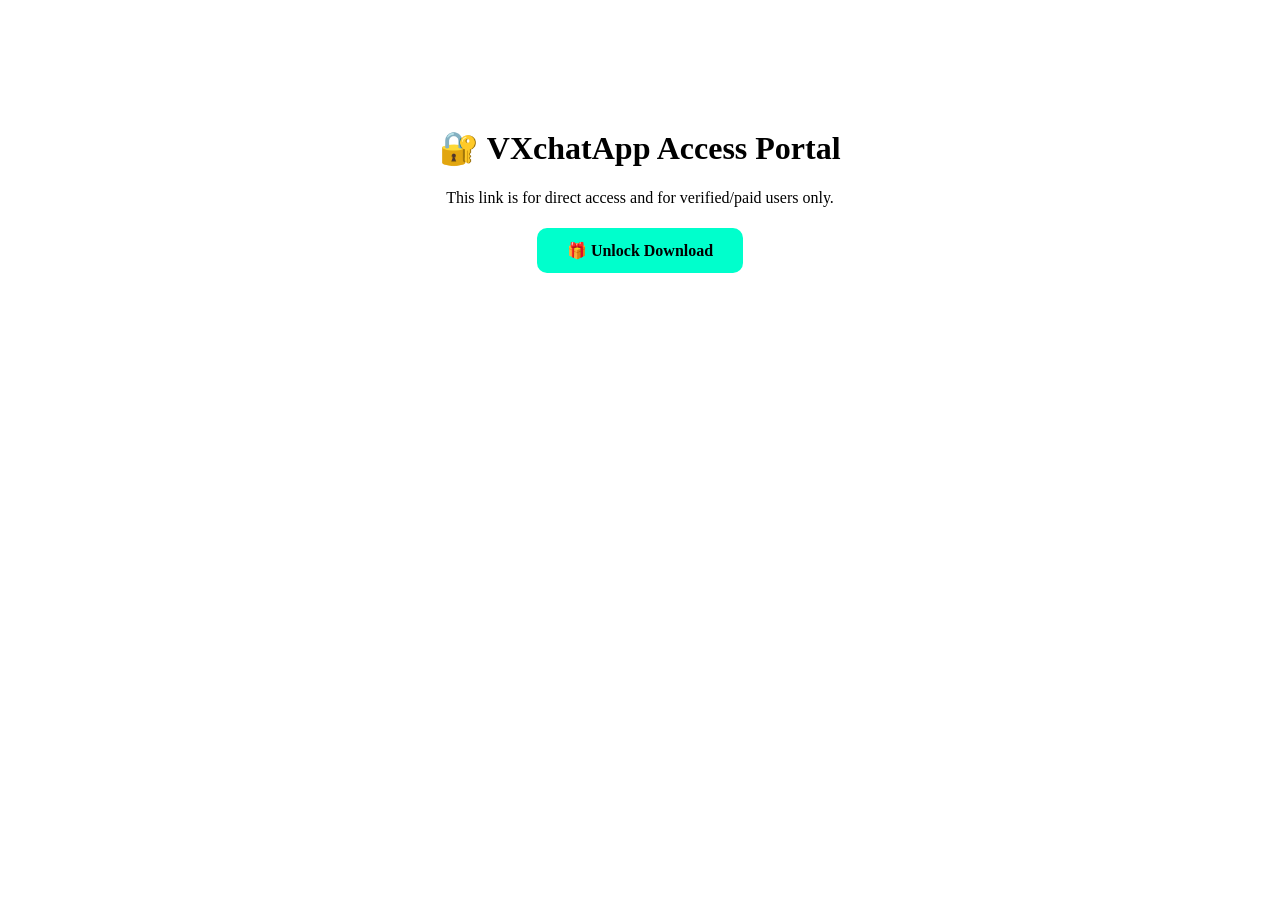
<file: unlock-page/index.html>
<!DOCTYPE html>
<html lang="en">
<head>
  <meta charset="UTF-8" />
  <meta name="viewport" content="width=device-width, initial-scale=1.0"/>
  <title>VXchatApp Unlock Portal</title>
  <style>
    body {
      text-align: center;
      padding: 100px 20px;
    }
    a {
      background: #00ffcc;
      color: #000;
      padding: 14px 30px;
      font-weight: bold;
      text-decoration: none;
      border-radius: 10px;
      transition: all 0.3s;
    }
    a:hover {
      background: #fff;
      color: #111;
    }
  </style>
</head>
<body>
  <h1>🔐 VXchatApp Access Portal</h1>
  <p>This link is for direct access and for verified/paid users only.</p>
  <br>
  <a href="https://drive.google.com/file/d/12-h0Z_34jubaLMaylXBO2n_p4XynzOsI/view?usp=sharing" target="_blank">
    🎁 Unlock Download
  </a>
</body>
</html>
</file>
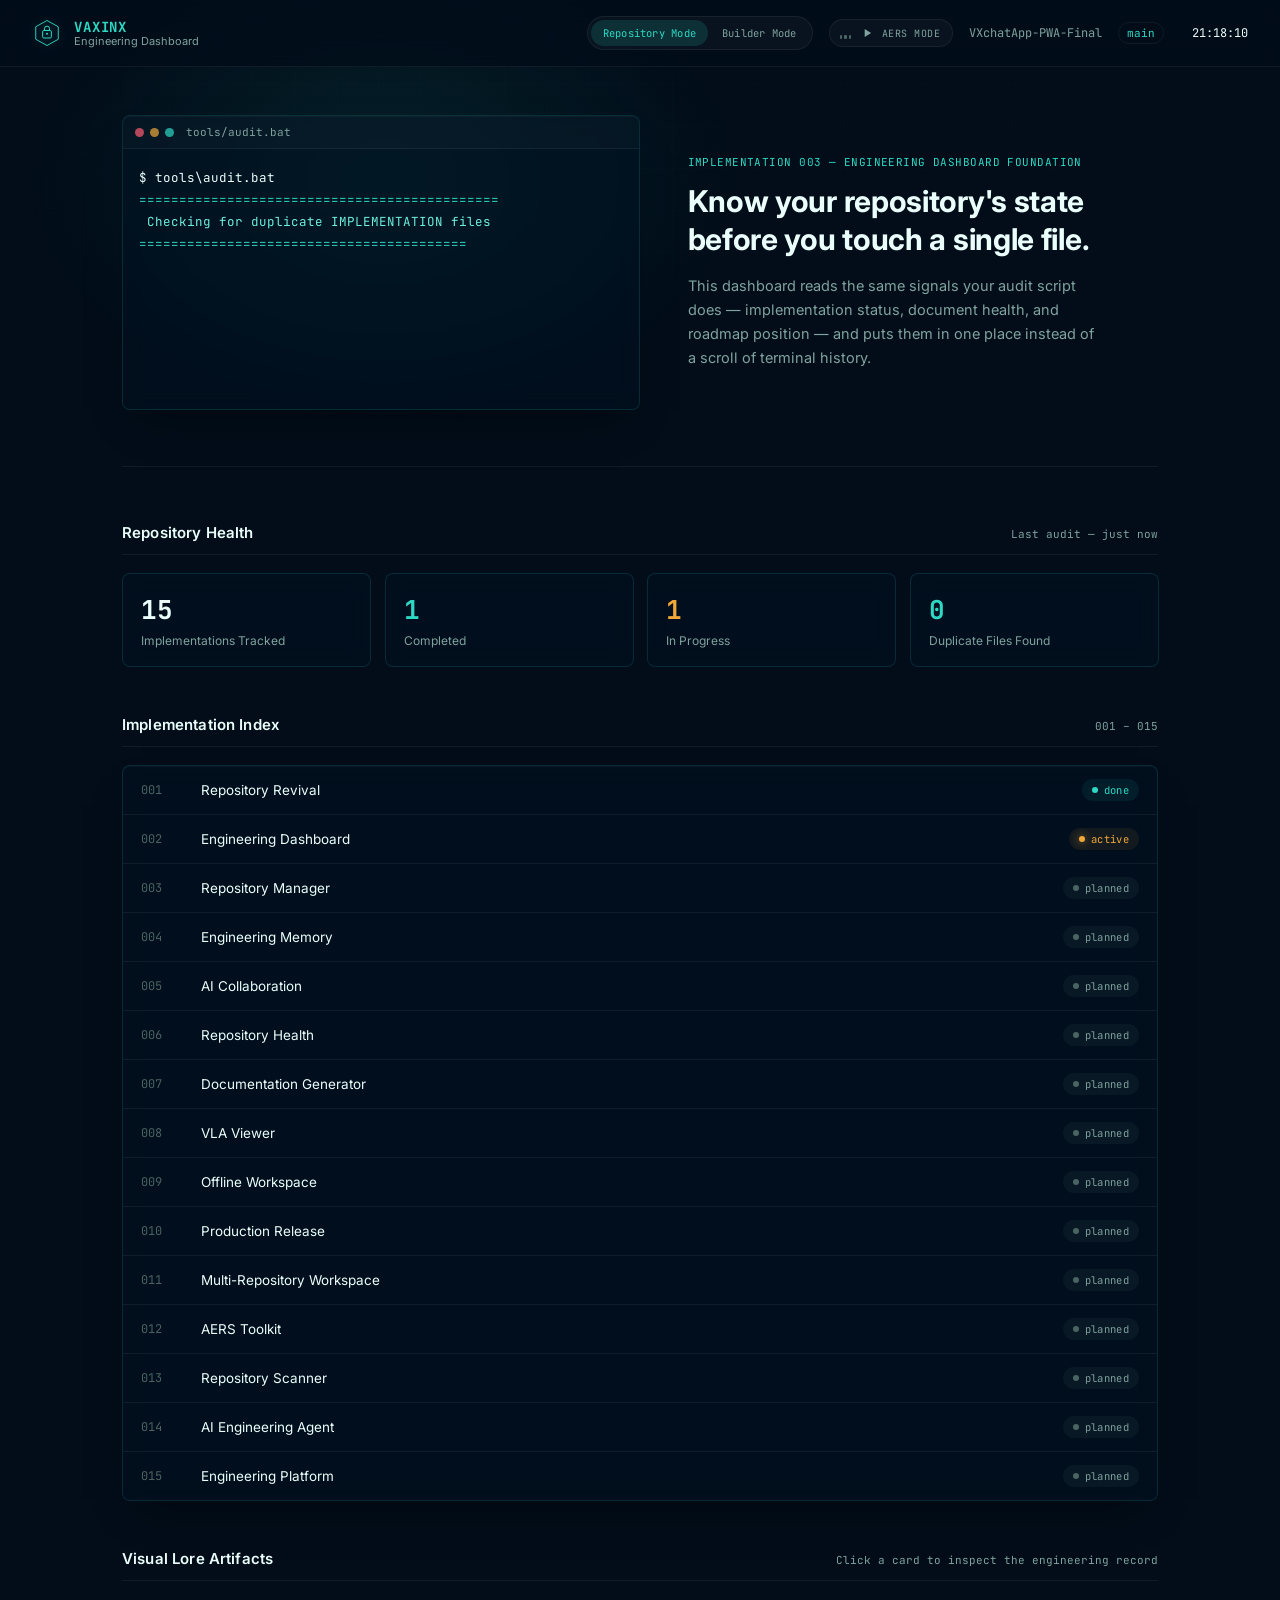
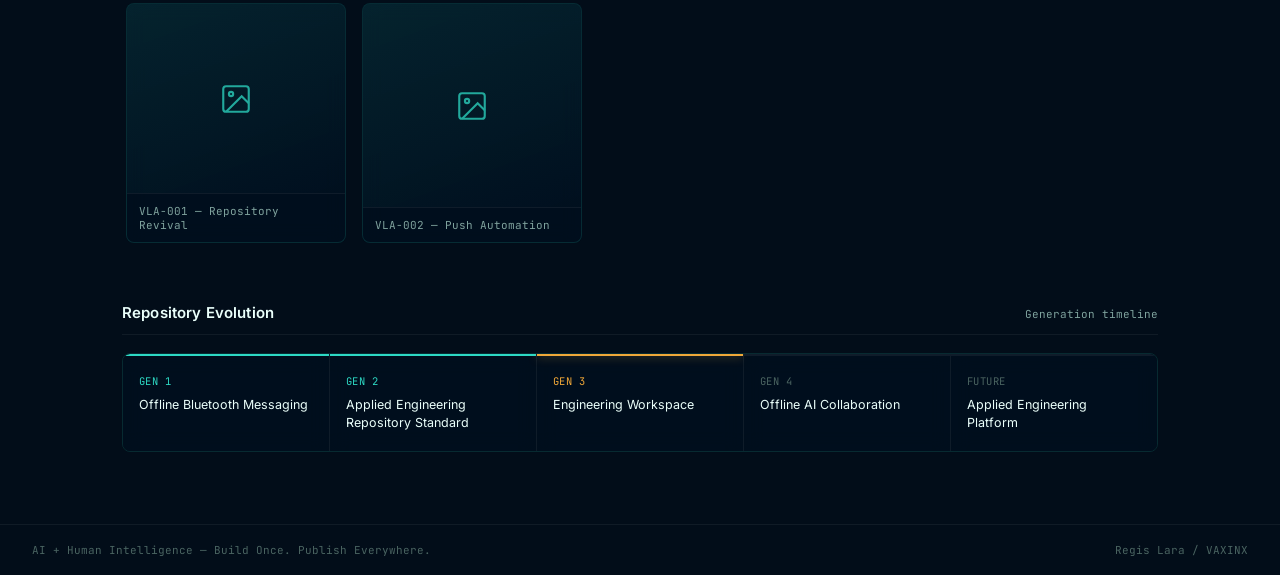
<file: frontend/dashboard/index.html>
<!DOCTYPE html>
<html lang="en">
<head>
<meta charset="UTF-8">
<meta name="viewport" content="width=device-width, initial-scale=1.0">
<title>VAXINX — Engineering Dashboard</title>
<link rel="preconnect" href="https://fonts.googleapis.com">
<link rel="preconnect" href="https://fonts.gstatic.com" crossorigin>
<link href="https://fonts.googleapis.com/css2?family=JetBrains+Mono:wght@400;500;700&family=Inter:wght@400;500;600;700&display=swap" rel="stylesheet">
<link rel="stylesheet" href="style.css">
</head>
<body data-mode="repository">

  <!-- Ambient background layers -->
  <div class="bg-mesh" aria-hidden="true"></div>
  <div class="bg-grid" aria-hidden="true"></div>

  <header class="topbar">
    <div class="brand">
      <svg class="brand-mark" viewBox="0 0 48 48" fill="none" xmlns="http://www.w3.org/2000/svg" aria-hidden="true">
        <path d="M24 4 L42 14 V34 L24 44 L6 34 V14 Z" stroke="var(--teal-core)" stroke-width="1.5"/>
        <rect x="17" y="20" width="14" height="12" rx="2" stroke="var(--teal-core)" stroke-width="1.6"/>
        <path d="M20 20v-3a4 4 0 0 1 8 0v3" stroke="var(--teal-core)" stroke-width="1.6" fill="none"/>
        <circle cx="24" cy="25" r="1.6" fill="var(--teal-core)"/>
      </svg>
      <div class="brand-text">
        <span class="brand-name">VAXINX</span>
        <span class="brand-sub">Engineering Dashboard</span>
      </div>
    </div>

    <div class="topbar-right">
      <div class="mode-switch" role="group" aria-label="Dashboard mode">
        <button class="mode-btn is-active" data-mode-btn="repository" aria-pressed="true">Repository Mode</button>
        <button class="mode-btn" data-mode-btn="builder" aria-pressed="false">Builder Mode</button>
      </div>
      <button class="audio-btn" id="audioBtn" type="button" aria-pressed="false" aria-label="Play AERS Mode soundtrack">
        <span class="audio-bars" aria-hidden="true">
          <span></span><span></span><span></span>
        </span>
        <span class="audio-icon" aria-hidden="true">
          <svg class="icon-play" viewBox="0 0 24 24" fill="currentColor"><path d="M8 5v14l11-7z"/></svg>
          <svg class="icon-pause" viewBox="0 0 24 24" fill="currentColor"><path d="M6 5h4v14H6zM14 5h4v14h-4z"/></svg>
        </span>
        <span class="audio-label">AERS MODE</span>
      </button>
      <span class="repo-name">VXchatApp-PWA-Final</span>
      <span class="branch-pill">main</span>
      <time class="clock" id="clock" aria-live="off">--:--:--</time>
    </div>
  </header>

  <main>

    <!-- HERO: live terminal boot sequence -->
    <section class="hero" aria-label="Live repository audit">
      <div class="terminal card-glass" id="terminalCard">
        <div class="terminal-chrome">
          <span class="dot dot-r"></span><span class="dot dot-y"></span><span class="dot dot-g"></span>
          <span class="terminal-title">tools/audit.bat</span>
        </div>
        <pre class="terminal-body" id="terminalBody" aria-live="polite"></pre>
      </div>
      <div class="hero-copy">
        <p class="eyebrow">Implementation 003 — Engineering Dashboard Foundation</p>
        <h1>Know your repository's state<br>before you touch a single file.</h1>
        <p class="hero-lede">This dashboard reads the same signals your audit script does — implementation status, document health, and roadmap position — and puts them in one place instead of a scroll of terminal history.</p>
      </div>
    </section>

    <!-- REPO HEALTH -->
    <section class="panel" aria-labelledby="health-heading">
      <div class="panel-head">
        <h2 id="health-heading">Repository Health</h2>
        <span class="panel-meta" id="lastAudit">Last audit — just now</span>
      </div>
      <div class="stat-grid" id="statGrid"></div>
    </section>

    <!-- IMPLEMENTATION INDEX -->
    <section class="panel" aria-labelledby="impl-heading">
      <div class="panel-head">
        <h2 id="impl-heading">Implementation Index</h2>
        <span class="panel-meta">001 – 015</span>
      </div>
      <ol class="impl-list card-glass" id="implList"></ol>
    </section>

    <!-- VLA GALLERY -->
    <section class="panel" aria-labelledby="vla-heading">
      <div class="panel-head">
        <h2 id="vla-heading">Visual Lore Artifacts</h2>
        <span class="panel-meta">Click a card to inspect the engineering record</span>
      </div>
      <div class="vla-strip" id="vlaStrip"></div>
    </section>

    <!-- ROADMAP -->
    <section class="panel panel-roadmap" aria-labelledby="roadmap-heading">
      <div class="panel-head">
        <h2 id="roadmap-heading">Repository Evolution</h2>
        <span class="panel-meta">Generation timeline</span>
      </div>
      <div class="timeline" id="timeline">
        <div class="timeline-node done">
          <span class="node-label">Gen 1</span>
          <span class="node-title">Offline Bluetooth Messaging</span>
        </div>
        <div class="timeline-node done">
          <span class="node-label">Gen 2</span>
          <span class="node-title">Applied Engineering Repository Standard</span>
        </div>
        <div class="timeline-node active">
          <span class="node-label">Gen 3</span>
          <span class="node-title">Engineering Workspace</span>
        </div>
        <div class="timeline-node">
          <span class="node-label">Gen 4</span>
          <span class="node-title">Offline AI Collaboration</span>
        </div>
        <div class="timeline-node">
          <span class="node-label">Future</span>
          <span class="node-title">Applied Engineering Platform</span>
        </div>
      </div>
    </section>

  </main>

  <footer class="foot">
    <span>AI + Human Intelligence — Build Once. Publish Everywhere.</span>
    <span>Regis Lara / VAXINX</span>
  </footer>

  <!-- Builder Mode ambient audio. Using the local copy next to index.html to avoid relative-path breakage. -->
  <audio id="builderAudio" src="AERS_MODE.mp3" loop preload="none"></audio>

<script src="script.js"></script>
</body>
</html>
</file>
<file: frontend/dashboard/style.css>
/* ============================================================
   VAXINX ENGINEERING DASHBOARD — style.css
   Implementation 003 — Premium pass (Visual Engineering Guide)
   ============================================================ */

:root {
  /* Preferred palette — never pure black */
  --rich-black: #020D19;
  --deep-navy: #011222;
  --midnight-green: #0D1F1E;
  --charcoal: #171717;

  --bg-void: var(--rich-black);
  --bg-panel: rgba(1, 18, 34, 0.55);
  --bg-panel-solid: var(--deep-navy);
  --bg-panel-raised: rgba(13, 31, 30, 0.7);
  --line: rgba(45, 217, 196, 0.14);
  --line-soft: rgba(255, 255, 255, 0.06);

  --teal-core: #2dd9c4;
  --teal-glow: #6ef0de;
  --amber-progress: #f0a839;
  --coral-alert: #ff5d73;

  --text-bright: #eafffb;
  --text-dim: #7fa39e;
  --text-faint: #4a6461;

  --font-mono: 'JetBrains Mono', 'Consolas', monospace;
  --font-body: 'Inter', -apple-system, sans-serif;

  --radius: 8px;
  --ease: cubic-bezier(0.16, 1, 0.3, 1);
}

* { box-sizing: border-box; }

html, body {
  margin: 0;
  padding: 0;
  background: var(--bg-void);
  color: var(--text-bright);
  font-family: var(--font-body);
}

body {
  min-height: 100vh;
  display: flex;
  flex-direction: column;
  position: relative;
  overflow-x: hidden;
  transition: background 0.6s var(--ease);
}

:focus-visible {
  outline: 2px solid var(--teal-core);
  outline-offset: 2px;
}

/* ---------- Ambient background: gradient mesh ---------- */

.bg-mesh {
  position: fixed;
  inset: 0;
  z-index: 0;
  pointer-events: none;
  background:
    radial-gradient(600px 400px at 15% 10%, rgba(45, 217, 196, 0.10), transparent 60%),
    radial-gradient(700px 500px at 85% 25%, rgba(240, 168, 57, 0.06), transparent 60%),
    radial-gradient(800px 600px at 50% 90%, rgba(45, 217, 196, 0.06), transparent 60%);
  background-size: 200% 200%;
  animation: meshDrift 30s ease-in-out infinite alternate;
}

@keyframes meshDrift {
  0%   { background-position: 0% 0%, 100% 0%, 50% 100%; }
  100% { background-position: 10% 15%, 85% 20%, 60% 85%; }
}

/* ---------- Ambient background: engineering grid ---------- */

.bg-grid {
  position: fixed;
  inset: 0;
  z-index: 0;
  pointer-events: none;
  opacity: 0.35;
  background-image:
    linear-gradient(rgba(45, 217, 196, 0.05) 1px, transparent 1px),
    linear-gradient(90deg, rgba(45, 217, 196, 0.05) 1px, transparent 1px);
  background-size: 42px 42px;
  mask-image: radial-gradient(ellipse 80% 60% at 50% 0%, black 40%, transparent 90%);
  animation: gridPan 60s linear infinite;
}

@keyframes gridPan {
  from { background-position: 0 0, 0 0; }
  to   { background-position: 420px 0, 0 420px; }
}

/* Builder Mode intensifies the ambient field */
body[data-mode="builder"] .bg-mesh {
  background:
    radial-gradient(650px 450px at 20% 15%, rgba(45, 217, 196, 0.20), transparent 60%),
    radial-gradient(750px 550px at 80% 30%, rgba(240, 168, 57, 0.12), transparent 60%),
    radial-gradient(850px 650px at 50% 95%, rgba(45, 217, 196, 0.14), transparent 60%);
  animation-duration: 14s;
}
body[data-mode="builder"] .bg-grid { opacity: 0.55; }
body[data-mode="builder"] { background: #010a12; }

/* ---------- Topbar ---------- */

.topbar {
  display: flex;
  align-items: center;
  justify-content: space-between;
  padding: 16px 32px;
  border-bottom: 1px solid var(--line-soft);
  position: sticky;
  top: 0;
  background: rgba(2, 13, 25, 0.72);
  backdrop-filter: blur(14px);
  -webkit-backdrop-filter: blur(14px);
  z-index: 10;
}

.brand { display: flex; align-items: center; gap: 12px; }
.brand-mark { width: 30px; height: 30px; flex-shrink: 0; filter: drop-shadow(0 0 6px rgba(45,217,196,0.35)); }
.brand-text { display: flex; flex-direction: column; line-height: 1.15; }
.brand-name {
  font-family: var(--font-mono);
  font-weight: 700;
  letter-spacing: 0.06em;
  font-size: 14px;
  color: var(--teal-core);
}
.brand-sub { font-size: 11px; color: var(--text-dim); }

.topbar-right { display: flex; align-items: center; gap: 16px; }

/* Mode switch */
.mode-switch {
  display: flex;
  background: rgba(255,255,255,0.03);
  border: 1px solid var(--line-soft);
  border-radius: 999px;
  padding: 3px;
  gap: 2px;
}
.mode-btn {
  font-family: var(--font-mono);
  font-size: 10.5px;
  letter-spacing: 0.02em;
  background: transparent;
  border: none;
  color: var(--text-dim);
  padding: 6px 12px;
  border-radius: 999px;
  cursor: pointer;
  transition: background 0.25s var(--ease), color 0.25s var(--ease);
}
.mode-btn.is-active {
  background: rgba(45, 217, 196, 0.14);
  color: var(--teal-core);
}
.mode-btn:hover:not(.is-active) { color: var(--text-bright); }

.repo-name { font-family: var(--font-mono); font-size: 12px; color: var(--text-dim); }

/* Audio control */
.audio-btn {
  display: flex;
  align-items: center;
  gap: 8px;
  background: rgba(255,255,255,0.03);
  border: 1px solid var(--line-soft);
  border-radius: 999px;
  padding: 6px 12px 6px 10px;
  cursor: pointer;
  transition: border-color 0.25s var(--ease), background 0.25s var(--ease);
}
.audio-btn:hover { border-color: var(--line); }
.audio-btn[aria-pressed="true"] {
  border-color: rgba(45,217,196,0.4);
  background: rgba(45,217,196,0.08);
}

.audio-icon { width: 14px; height: 14px; color: var(--text-dim); display: flex; }
.audio-btn[aria-pressed="true"] .audio-icon { color: var(--teal-core); }
.audio-icon svg { width: 100%; height: 100%; }
.icon-pause { display: none; }
.audio-btn[aria-pressed="true"] .icon-play { display: none; }
.audio-btn[aria-pressed="true"] .icon-pause { display: block; }

.audio-label {
  font-family: var(--font-mono);
  font-size: 10px;
  letter-spacing: 0.05em;
  color: var(--text-dim);
}
.audio-btn[aria-pressed="true"] .audio-label { color: var(--teal-core); }

.audio-bars {
  display: flex;
  align-items: flex-end;
  gap: 2px;
  height: 12px;
  width: 12px;
}
.audio-bars span {
  width: 2.5px;
  background: var(--text-faint);
  border-radius: 1px;
  height: 30%;
  transition: background 0.25s var(--ease);
}
.audio-btn[aria-pressed="true"] .audio-bars span {
  background: var(--teal-core);
  animation: eqBar 0.9s ease-in-out infinite;
}
.audio-bars span:nth-child(1) { animation-delay: 0s; }
.audio-bars span:nth-child(2) { animation-delay: 0.2s; }
.audio-bars span:nth-child(3) { animation-delay: 0.4s; }

@keyframes eqBar {
  0%, 100% { height: 30%; }
  50% { height: 100%; }
}

.branch-pill {
  font-family: var(--font-mono);
  font-size: 11px;
  padding: 3px 8px;
  border: 1px solid var(--line-soft);
  border-radius: 999px;
  color: var(--teal-core);
}
.clock {
  font-family: var(--font-mono);
  font-size: 12px;
  color: var(--text-bright);
  min-width: 68px;
  text-align: right;
}

/* ---------- Layout ---------- */

main {
  max-width: 1100px;
  margin: 0 auto;
  padding: 48px 32px 64px;
  width: 100%;
  flex: 1;
  position: relative;
  z-index: 1;
}

/* ---------- Glass card base ---------- */

.card-glass {
  background: var(--bg-panel);
  border: 1px solid var(--line);
  border-radius: var(--radius);
  backdrop-filter: blur(10px);
  -webkit-backdrop-filter: blur(10px);
  box-shadow: 0 20px 40px -20px rgba(0,0,0,0.5), inset 0 1px 0 rgba(255,255,255,0.03);
}

/* ---------- Hero ---------- */

.hero {
  display: grid;
  grid-template-columns: 1.1fr 1fr;
  gap: 48px;
  align-items: center;
  padding-bottom: 56px;
  margin-bottom: 56px;
  border-bottom: 1px solid var(--line-soft);
}

.terminal {
  overflow: hidden;
  transform-style: preserve-3d;
  transition: transform 0.3s var(--ease), box-shadow 0.3s var(--ease);
  will-change: transform;
}
.terminal.tilt-glow {
  box-shadow: 0 30px 60px -25px rgba(45,217,196,0.25), inset 0 1px 0 rgba(255,255,255,0.05);
}

.terminal-chrome {
  display: flex;
  align-items: center;
  gap: 6px;
  padding: 9px 12px;
  background: rgba(255,255,255,0.02);
  border-bottom: 1px solid var(--line-soft);
}
.dot { width: 9px; height: 9px; border-radius: 50%; display: inline-block; opacity: 0.7; }
.dot-r { background: var(--coral-alert); }
.dot-y { background: var(--amber-progress); }
.dot-g { background: var(--teal-core); }
.terminal-title {
  font-family: var(--font-mono);
  font-size: 11px;
  color: var(--text-dim);
  margin-left: 6px;
}

.terminal-body {
  margin: 0;
  padding: 18px 16px 22px;
  font-family: var(--font-mono);
  font-size: 12.5px;
  line-height: 1.75;
  min-height: 260px;
  white-space: pre-wrap;
  word-break: break-word;
}

.tl-green { color: var(--teal-core); }
.tl-cyan { color: var(--teal-glow); }
.tl-dim { color: var(--text-dim); }
.tl-bright { color: var(--text-bright); }

.tl-summary-pulse {
  display: inline-block;
  animation: summaryPulse 1.4s var(--ease) 1;
}
@keyframes summaryPulse {
  0%   { text-shadow: 0 0 0 rgba(45,217,196,0); }
  30%  { text-shadow: 0 0 18px rgba(45,217,196,0.85); }
  100% { text-shadow: 0 0 0 rgba(45,217,196,0); }
}

.cursor {
  display: inline-block;
  width: 7px;
  height: 13px;
  background: var(--teal-core);
  margin-left: 2px;
  animation: blink 1s steps(1) infinite;
  vertical-align: -2px;
}
@keyframes blink { 50% { opacity: 0; } }

.eyebrow {
  font-family: var(--font-mono);
  font-size: 11px;
  letter-spacing: 0.04em;
  color: var(--teal-core);
  margin: 0 0 14px;
  text-transform: uppercase;
}

.hero-copy h1 {
  font-size: 30px;
  line-height: 1.25;
  margin: 0 0 16px;
  font-weight: 700;
  letter-spacing: -0.01em;
}

.hero-lede {
  font-size: 14.5px;
  line-height: 1.65;
  color: var(--text-dim);
  margin: 0;
  max-width: 46ch;
}

/* ---------- Panels ---------- */

.panel {
  margin-bottom: 48px;
  opacity: 0;
  transform: translateY(18px);
  transition: opacity 0.7s var(--ease), transform 0.7s var(--ease);
}
.panel.in-view { opacity: 1; transform: translateY(0); }

.panel-head {
  display: flex;
  align-items: baseline;
  justify-content: space-between;
  margin-bottom: 18px;
  padding-bottom: 12px;
  border-bottom: 1px solid var(--line-soft);
}

.panel-head h2 {
  font-size: 15px;
  font-weight: 600;
  margin: 0;
  letter-spacing: 0.01em;
}

.panel-meta {
  font-family: var(--font-mono);
  font-size: 11px;
  color: var(--text-dim);
}

/* ---------- Stat grid ---------- */

.stat-grid {
  display: grid;
  grid-template-columns: repeat(4, 1fr);
  gap: 14px;
}

.stat-tile {
  background: var(--bg-panel);
  border: 1px solid var(--line);
  border-radius: var(--radius);
  padding: 18px;
  backdrop-filter: blur(10px);
  transform-style: preserve-3d;
  transition: transform 0.25s var(--ease), box-shadow 0.25s var(--ease);
  will-change: transform;
}
.stat-tile:hover {
  box-shadow: 0 20px 40px -20px rgba(45,217,196,0.3);
}

.stat-value {
  font-family: var(--font-mono);
  font-size: 26px;
  font-weight: 700;
  color: var(--text-bright);
  display: block;
}
.stat-value.good { color: var(--teal-core); }
.stat-value.warn { color: var(--amber-progress); }

.stat-label {
  font-size: 12px;
  color: var(--text-dim);
  margin-top: 6px;
  display: block;
}

/* ---------- Implementation list ---------- */

.impl-list {
  list-style: none;
  margin: 0;
  padding: 0;
  overflow: hidden;
}

.impl-row {
  display: grid;
  grid-template-columns: 44px 1fr auto;
  align-items: center;
  gap: 16px;
  padding: 13px 18px;
  border-bottom: 1px solid var(--line-soft);
  transition: background 0.2s var(--ease), padding-left 0.2s var(--ease);
}
.impl-row:last-child { border-bottom: none; }
.impl-row:hover {
  background: rgba(45, 217, 196, 0.05);
  padding-left: 24px;
}

.impl-num {
  font-family: var(--font-mono);
  font-size: 12px;
  color: var(--text-faint);
}
.impl-name {
  font-size: 13.5px;
  color: var(--text-bright);
}

.status-pill {
  font-family: var(--font-mono);
  font-size: 10.5px;
  letter-spacing: 0.03em;
  padding: 4px 10px;
  border-radius: 999px;
  white-space: nowrap;
  display: inline-flex;
  align-items: center;
  gap: 6px;
}
.status-pill::before { content: ''; width: 6px; height: 6px; border-radius: 50%; display: inline-block; }

.status-done { color: var(--teal-core); background: rgba(45,217,196,0.08); }
.status-done::before { background: var(--teal-core); }
.status-active { color: var(--amber-progress); background: rgba(240,168,57,0.08); }
.status-active::before { background: var(--amber-progress); box-shadow: 0 0 8px rgba(240,168,57,0.7); animation: activePulse 1.6s ease-in-out infinite; }
.status-planned { color: var(--text-dim); background: rgba(109,137,133,0.08); }
.status-planned::before { background: var(--text-faint); }

@keyframes activePulse { 0%,100% { opacity: 1; } 50% { opacity: 0.35; } }

/* ---------- VLA flip cards ---------- */

.vla-strip {
  display: flex;
  gap: 16px;
  overflow-x: auto;
  padding: 4px 4px 12px;
}

.vla-card {
  flex: 0 0 220px;
  height: 240px;
  perspective: 1000px;
  cursor: pointer;
}

.vla-card-inner {
  position: relative;
  width: 100%;
  height: 100%;
  transition: transform 0.6s var(--ease);
  transform-style: preserve-3d;
}
.vla-card.is-flipped .vla-card-inner { transform: rotateY(180deg); }

.vla-face {
  position: absolute;
  inset: 0;
  backface-visibility: hidden;
  border-radius: var(--radius);
  border: 1px solid var(--line);
  background: var(--bg-panel);
  backdrop-filter: blur(10px);
  overflow: hidden;
  display: flex;
  flex-direction: column;
}

.vla-front .vla-thumb {
  flex: 1;
  display: flex;
  align-items: center;
  justify-content: center;
  background: linear-gradient(160deg, rgba(45,217,196,0.10), rgba(1,18,34,0.4));
  color: var(--teal-core);
}
.vla-thumb svg { width: 34px; height: 34px; opacity: 0.75; }

.vla-caption {
  padding: 10px 12px;
  font-family: var(--font-mono);
  font-size: 11px;
  color: var(--text-dim);
  border-top: 1px solid var(--line-soft);
}

.vla-back {
  transform: rotateY(180deg);
  padding: 14px 14px 10px;
  font-size: 10.5px;
  line-height: 1.55;
  color: var(--text-dim);
  gap: 6px;
}
.vla-back dt {
  font-family: var(--font-mono);
  color: var(--teal-core);
  font-size: 9.5px;
  text-transform: uppercase;
  letter-spacing: 0.04em;
  margin-top: 6px;
}
.vla-back dt:first-child { margin-top: 0; }
.vla-back dd {
  margin: 2px 0 0;
  color: var(--text-bright);
}

/* ---------- Roadmap timeline ---------- */

.panel-roadmap { margin-bottom: 8px; }

.timeline {
  display: flex;
  border-radius: var(--radius);
  overflow: hidden;
  border: 1px solid var(--line);
}

.timeline-node {
  flex: 1;
  padding: 20px 16px;
  border-right: 1px solid var(--line-soft);
  background: var(--bg-panel);
  backdrop-filter: blur(10px);
  position: relative;
  opacity: 0;
  transform: translateY(10px);
  transition: opacity 0.5s var(--ease), transform 0.5s var(--ease);
}
.timeline.in-view .timeline-node { opacity: 1; transform: translateY(0); }
.timeline-node:nth-child(1) { transition-delay: 0.05s; }
.timeline-node:nth-child(2) { transition-delay: 0.15s; }
.timeline-node:nth-child(3) { transition-delay: 0.25s; }
.timeline-node:nth-child(4) { transition-delay: 0.35s; }
.timeline-node:nth-child(5) { transition-delay: 0.45s; }
.timeline-node:last-child { border-right: none; }

.timeline-node::after {
  content: '';
  position: absolute;
  top: 0; left: 0; right: 0;
  height: 2px;
  background: var(--line-soft);
}
.timeline-node.done::after { background: var(--teal-core); }
.timeline-node.active::after {
  background: var(--amber-progress);
  box-shadow: 0 0 10px rgba(240,168,57,0.6);
}

.node-label {
  display: block;
  font-family: var(--font-mono);
  font-size: 10.5px;
  color: var(--text-faint);
  margin-bottom: 8px;
  text-transform: uppercase;
  letter-spacing: 0.04em;
}
.timeline-node.done .node-label { color: var(--teal-core); }
.timeline-node.active .node-label { color: var(--amber-progress); }

.node-title {
  display: block;
  font-size: 12.5px;
  color: var(--text-bright);
  line-height: 1.4;
}

/* ---------- Footer ---------- */

.foot {
  display: flex;
  justify-content: space-between;
  padding: 18px 32px;
  border-top: 1px solid var(--line-soft);
  font-family: var(--font-mono);
  font-size: 11px;
  color: var(--text-faint);
  position: relative;
  z-index: 1;
}

/* ---------- Responsive ---------- */

@media (max-width: 860px) {
  .hero { grid-template-columns: 1fr; }
  .stat-grid { grid-template-columns: repeat(2, 1fr); }
  .timeline { flex-direction: column; }
  .timeline-node { border-right: none; border-bottom: 1px solid var(--line-soft); }
  .timeline-node:last-child { border-bottom: none; }
  .topbar { flex-wrap: wrap; gap: 10px; padding: 14px 20px; }
  main { padding: 32px 20px 48px; }
  .mode-switch { order: 3; width: 100%; justify-content: center; }
}

@media (max-width: 520px) {
  .stat-grid { grid-template-columns: 1fr 1fr; }
  .impl-row { grid-template-columns: 32px 1fr; }
  .status-pill { grid-column: 1 / -1; justify-self: start; margin-top: 4px; }
}

/* ---------- Reduced motion ---------- */

@media (prefers-reduced-motion: reduce) {
  .cursor { animation: none; opacity: 1; }
  .bg-mesh, .bg-grid { animation: none; }
  .status-active::before { animation: none; }
  .audio-bars span { animation: none !important; height: 30% !important; }
  * { transition-duration: 0.01ms !important; }
  .panel, .timeline-node { opacity: 1 !important; transform: none !important; }
}
</file>
